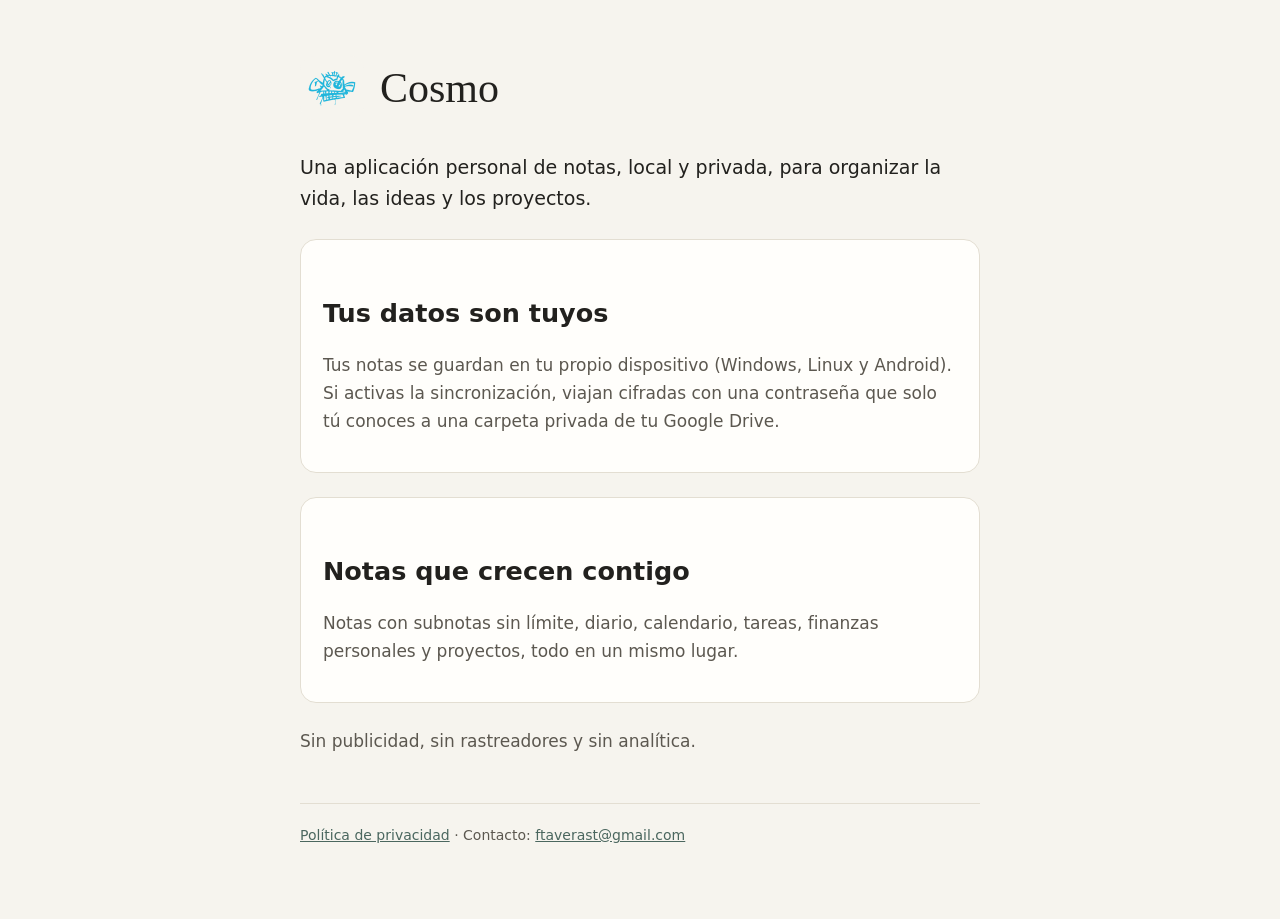
<file: index.html>
<!doctype html>
<html lang="es">
<head>
<meta charset="utf-8">
<meta name="viewport" content="width=device-width, initial-scale=1">
<title>Cosmo · Notas personales</title>
<meta name="description" content="Cosmo es una aplicación personal de notas, local y privada, para Windows, Linux y Android.">
<link rel="icon" href="logo.png">
<link rel="stylesheet" href="style.css">
</head>
<body>
<main>
  <header><img src="logo.png" alt="Logotipo de Cosmo"><h1>Cosmo</h1></header>
  <p class="lead">Una aplicación personal de notas, local y privada, para organizar la vida, las ideas y los proyectos.</p>
  <div class="card">
    <h2>Tus datos son tuyos</h2>
    <p>Tus notas se guardan en tu propio dispositivo (Windows, Linux y Android). Si activas la sincronización, viajan cifradas con una contraseña que solo tú conoces a una carpeta privada de tu Google Drive.</p>
  </div>
  <div class="card">
    <h2>Notas que crecen contigo</h2>
    <p>Notas con subnotas sin límite, diario, calendario, tareas, finanzas personales y proyectos, todo en un mismo lugar.</p>
  </div>
  <p>Sin publicidad, sin rastreadores y sin analítica.</p>
  <footer><a href="privacidad.html">Política de privacidad</a> · Contacto: <a href="mailto:ftaverast@gmail.com">ftaverast@gmail.com</a></footer>
</main>
</body>
</html>
</file>
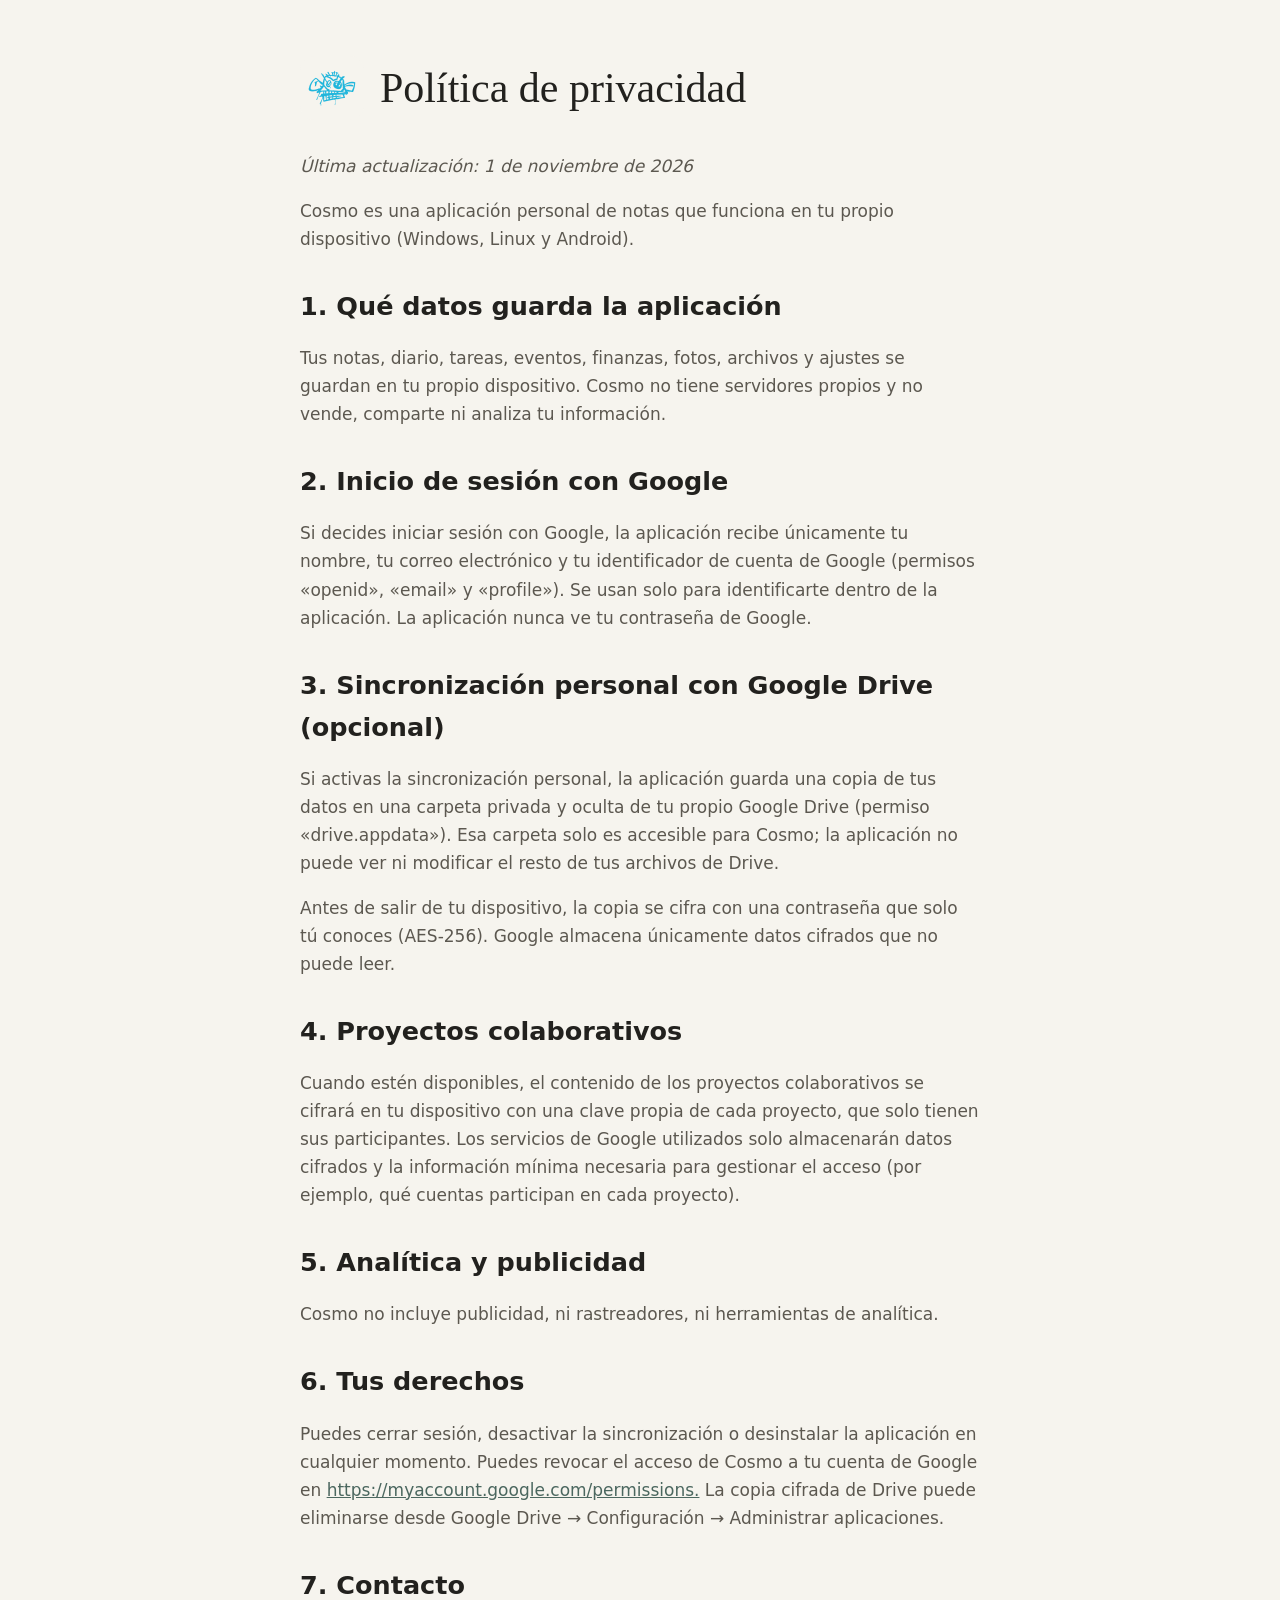
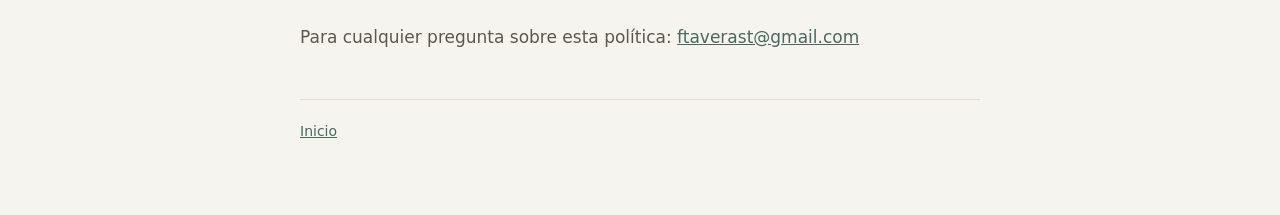
<file: privacidad.html>
<!doctype html>
<html lang="es">
<head>
<meta charset="utf-8">
<meta name="viewport" content="width=device-width, initial-scale=1">
<title>Política de privacidad · Cosmo</title>
<link rel="icon" href="logo.png">
<link rel="stylesheet" href="style.css">
</head>
<body>
<main>
<header><img src="logo.png" alt="Logotipo de Cosmo"><h1>Política de privacidad</h1></header>
<p><em>Última actualización: 1 de noviembre de 2026</em></p>
<p>Cosmo es una aplicación personal de notas que funciona en tu propio dispositivo (Windows, Linux y Android).</p>
<h2>1. Qué datos guarda la aplicación</h2>
<p>Tus notas, diario, tareas, eventos, finanzas, fotos, archivos y ajustes se guardan en tu propio dispositivo. Cosmo no tiene servidores propios y no vende, comparte ni analiza tu información.</p>
<h2>2. Inicio de sesión con Google</h2>
<p>Si decides iniciar sesión con Google, la aplicación recibe únicamente tu nombre, tu correo electrónico y tu identificador de cuenta de Google (permisos «openid», «email» y «profile»). Se usan solo para identificarte dentro de la aplicación. La aplicación nunca ve tu contraseña de Google.</p>
<h2>3. Sincronización personal con Google Drive (opcional)</h2>
<p>Si activas la sincronización personal, la aplicación guarda una copia de tus datos en una carpeta privada y oculta de tu propio Google Drive (permiso «drive.appdata»). Esa carpeta solo es accesible para Cosmo; la aplicación no puede ver ni modificar el resto de tus archivos de Drive.</p>
<p>Antes de salir de tu dispositivo, la copia se cifra con una contraseña que solo tú conoces (AES-256). Google almacena únicamente datos cifrados que no puede leer.</p>
<h2>4. Proyectos colaborativos</h2>
<p>Cuando estén disponibles, el contenido de los proyectos colaborativos se cifrará en tu dispositivo con una clave propia de cada proyecto, que solo tienen sus participantes. Los servicios de Google utilizados solo almacenarán datos cifrados y la información mínima necesaria para gestionar el acceso (por ejemplo, qué cuentas participan en cada proyecto).</p>
<h2>5. Analítica y publicidad</h2>
<p>Cosmo no incluye publicidad, ni rastreadores, ni herramientas de analítica.</p>
<h2>6. Tus derechos</h2>
<p>Puedes cerrar sesión, desactivar la sincronización o desinstalar la aplicación en cualquier momento. Puedes revocar el acceso de Cosmo a tu cuenta de Google en <a href="https://myaccount.google.com/permissions.">https://myaccount.google.com/permissions.</a> La copia cifrada de Drive puede eliminarse desde Google Drive → Configuración → Administrar aplicaciones.</p>
<h2>7. Contacto</h2>
<p>Para cualquier pregunta sobre esta política: <a href="mailto:ftaverast@gmail.com">ftaverast@gmail.com</a></p>
<footer><a href="index.html">Inicio</a></footer>
</main>
</body>
</html>
</file>
<file: style.css>
:root { --bg: #f6f4ee; --surface: #fffefb; --text: #22211e; --text-2: #5c5850; --line: #e3ded2; --accent: #4b675f; }
@media (prefers-color-scheme: dark) { :root { --bg: #121211; --surface: #1c1c1a; --text: #ebe8e1; --text-2: #aaa69c; --line: #2d2c29; --accent: #9bbaaf; } }
* { box-sizing: border-box; }
body { margin: 0; background: var(--bg); color: var(--text); font: 17px/1.65 "Segoe UI", system-ui, -apple-system, sans-serif; }
main { max-width: 720px; margin: 0 auto; padding: 56px 20px 72px; }
header { display: flex; align-items: center; gap: 16px; margin-bottom: 32px; }
header img { width: 64px; height: 64px; border-radius: 14px; }
h1 { font: 400 clamp(30px, 6vw, 42px)/1.15 "Iowan Old Style", "Palatino Linotype", Georgia, serif; margin: 0; }
h2 { font: 600 18px/1.3 inherit; margin: 32px 0 6px; }
p, li { color: var(--text-2); }
.lead { font-size: 19px; color: var(--text); }
.card { background: var(--surface); border: 1px solid var(--line); border-radius: 16px; padding: 20px 22px; margin: 24px 0; }
a { color: var(--accent); }
footer { margin-top: 48px; padding-top: 20px; border-top: 1px solid var(--line); font-size: 14px; color: var(--text-2); }
</file>
